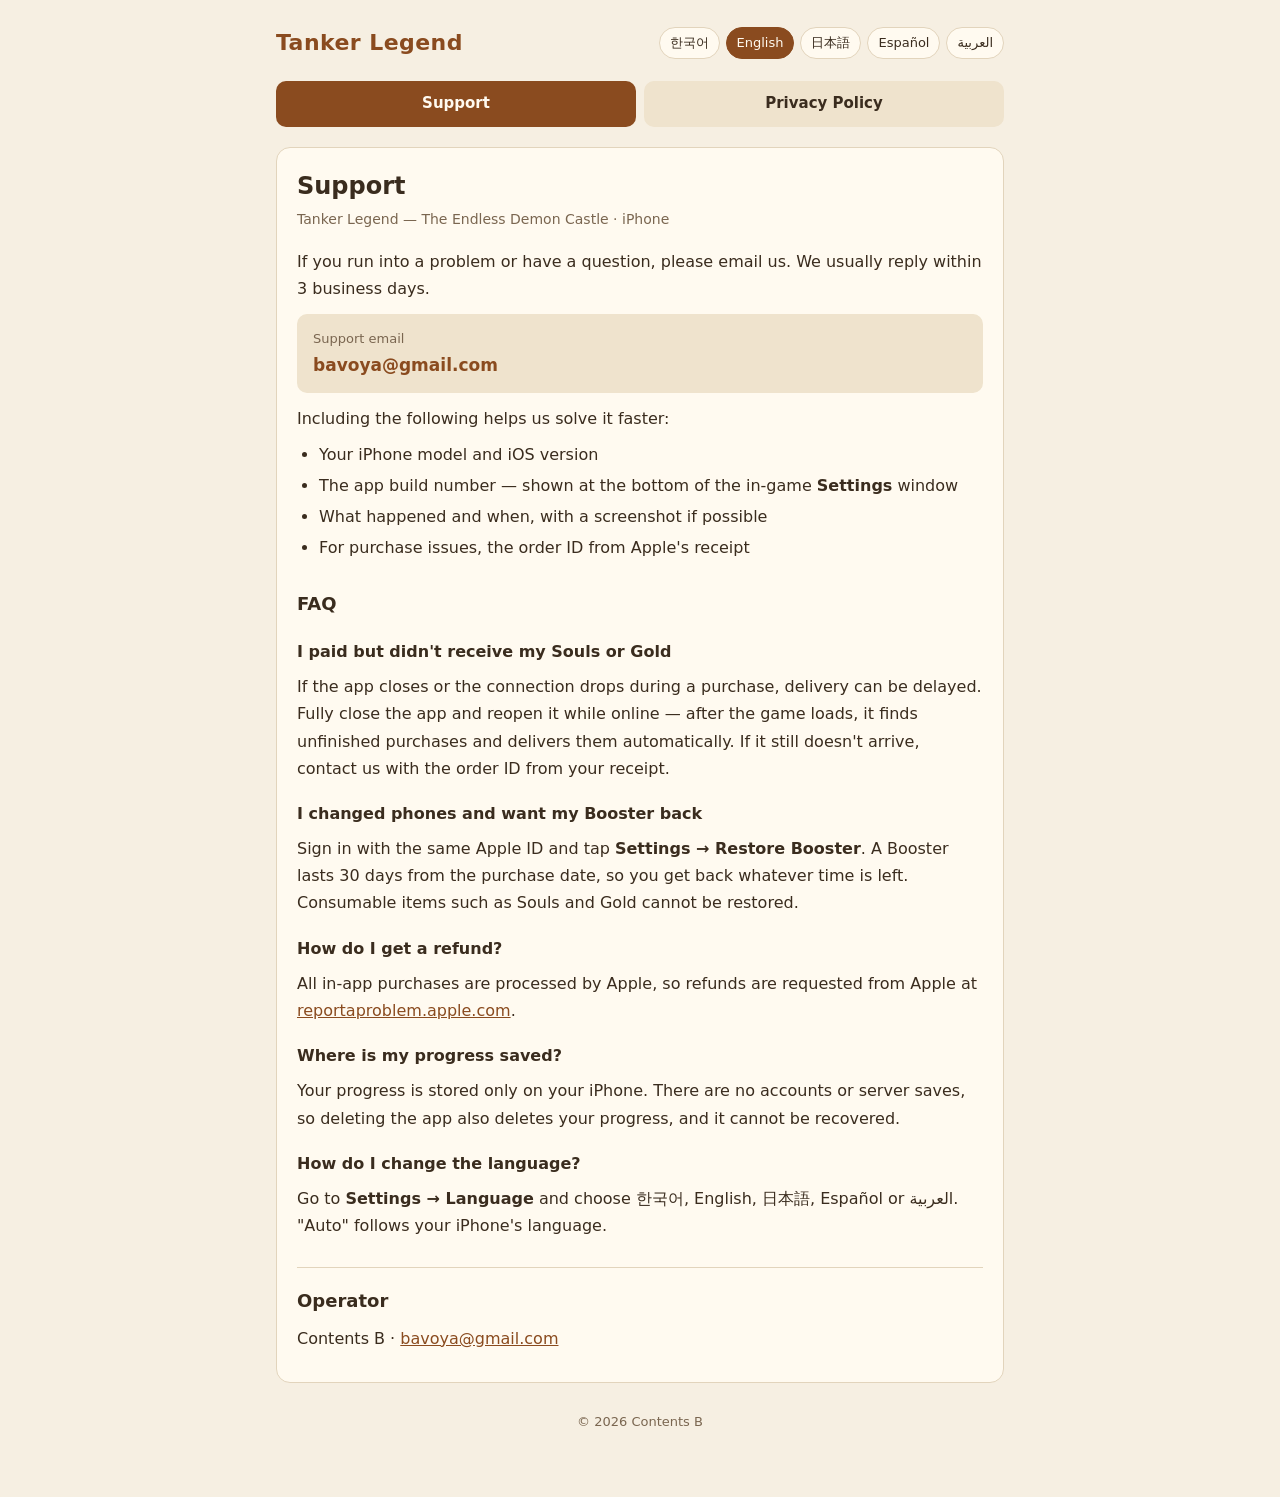
<file: index.html>
<!doctype html>
<html lang="ko">
<head>
  <meta charset="utf-8">
  <meta name="viewport" content="width=device-width, initial-scale=1">
  <title data-ko="탱커의 전설 — 고객 지원" data-en="Tanker Legend — Support" data-ja="タンクの伝説 — サポート" data-es="Leyenda del Tanque — Soporte" data-ar="أسطورة المدافع — الدعم">탱커의 전설 — 고객 지원</title>
  <meta name="description" content="탱커의 전설(무한의 마왕성) 고객 지원 · Tanker Legend support">
  <link rel="stylesheet" href="site.css">
  <script src="site.js"></script>
</head>
<body>
<div class="wrap">
  <header class="top">
    <a class="brand" href="index.html" data-keep-lang>
      <span data-l="ko">탱커의 전설</span><span data-l="en">Tanker Legend</span><span data-l="ja">タンクの伝説</span><span data-l="es">Leyenda del Tanque</span><span data-l="ar">أسطورة المدافع</span>
    </a>
    <div class="langs" role="group" aria-label="Language">
      <button type="button" data-set="ko">한국어</button>
      <button type="button" data-set="en">English</button>
      <button type="button" data-set="ja">日本語</button>
      <button type="button" data-set="es">Español</button>
      <button type="button" data-set="ar">العربية</button>
    </div>
  </header>

  <nav class="tabs">
    <a href="index.html" data-keep-lang aria-current="page"><span data-l="ko">고객 지원</span><span data-l="en">Support</span><span data-l="ja">サポート</span><span data-l="es">Soporte</span><span data-l="ar">الدعم</span></a>
    <a href="privacy.html" data-keep-lang><span data-l="ko">개인정보 처리방침</span><span data-l="en">Privacy Policy</span><span data-l="ja">プライバシーポリシー</span><span data-l="es">Privacidad</span><span data-l="ar">سياسة الخصوصية</span></a>
  </nav>

  <!-- 한국어 -->
  <main class="card" data-l="ko">
    <h1>고객 지원</h1>
    <p class="meta">탱커의 전설 — 무한의 마왕성 · iPhone</p>
    <p>게임을 하다가 문제가 생겼거나 궁금한 점이 있으면 아래 이메일로 알려 주세요. 보통 영업일 기준 3일 안에 답장을 드려요.</p>
    <a class="contact" href="mailto:bavoya@gmail.com?subject=%5B%ED%83%B1%EC%BB%A4%EC%9D%98%20%EC%A0%84%EC%84%A4%5D%20%EB%AC%B8%EC%9D%98"><small>문의 이메일</small><b>bavoya@gmail.com</b></a>
    <p>문의하실 때 함께 적어 주시면 빨리 도와드릴 수 있어요.</p>
    <ul>
      <li>아이폰 기종과 iOS 버전</li>
      <li>앱 빌드 번호 — 게임 안 <b>설정</b> 창 맨 아래에 나와요</li>
      <li>무슨 일이 언제 일어났는지, 가능하면 화면 캡처</li>
      <li>결제 문제라면 애플이 보낸 영수증의 주문 번호</li>
    </ul>

    <h2>자주 묻는 질문</h2>
    <h3>결제했는데 영혼·골드가 들어오지 않았어요</h3>
    <p>결제 도중 앱이 꺼지거나 인터넷이 끊기면 지급이 늦어질 수 있어요. 인터넷이 되는 곳에서 앱을 완전히 껐다가 다시 켜면, 게임을 불러온 뒤 끝나지 않은 결제를 찾아 자동으로 지급해요. 그래도 들어오지 않으면 영수증의 주문 번호와 함께 문의해 주세요.</p>
    <h3>핸드폰을 바꿨는데 부스터를 되찾고 싶어요</h3>
    <p>같은 Apple ID로 로그인한 뒤 <b>설정 → 부스터 구매 복원</b>을 누르세요. 부스터는 산 날부터 30일 동안이라, 남은 기간만큼 되찾아요. 영혼·골드처럼 쓰면 없어지는 상품은 복원되지 않아요.</p>
    <h3>환불을 받고 싶어요</h3>
    <p>앱 안 결제는 모두 애플이 처리해서, 환불도 애플에 요청해야 해요. <a href="https://reportaproblem.apple.com" rel="noopener">reportaproblem.apple.com</a>에서 신청할 수 있어요.</p>
    <h3>게임 저장은 어디에 되나요?</h3>
    <p>진행 상황은 내 아이폰 안에만 저장돼요. 따로 계정이나 서버 저장이 없어서, 앱을 지우면 진행 상황도 함께 지워지고 되살릴 수 없어요.</p>
    <h3>언어를 바꾸고 싶어요</h3>
    <p><b>설정 → 언어</b>에서 한국어·English·日本語·Español·العربية 중에 고를 수 있어요. '자동'은 아이폰 언어를 따라가요.</p>

    <h2>운영자</h2>
    <p>Contents B · <a href="mailto:bavoya@gmail.com">bavoya@gmail.com</a></p>
  </main>

  <!-- English -->
  <main class="card" data-l="en">
    <h1>Support</h1>
    <p class="meta">Tanker Legend — The Endless Demon Castle · iPhone</p>
    <p>If you run into a problem or have a question, please email us. We usually reply within 3 business days.</p>
    <a class="contact" href="mailto:bavoya@gmail.com?subject=%5BTanker%20Legend%5D%20Support"><small>Support email</small><b>bavoya@gmail.com</b></a>
    <p>Including the following helps us solve it faster:</p>
    <ul>
      <li>Your iPhone model and iOS version</li>
      <li>The app build number — shown at the bottom of the in-game <b>Settings</b> window</li>
      <li>What happened and when, with a screenshot if possible</li>
      <li>For purchase issues, the order ID from Apple's receipt</li>
    </ul>

    <h2>FAQ</h2>
    <h3>I paid but didn't receive my Souls or Gold</h3>
    <p>If the app closes or the connection drops during a purchase, delivery can be delayed. Fully close the app and reopen it while online — after the game loads, it finds unfinished purchases and delivers them automatically. If it still doesn't arrive, contact us with the order ID from your receipt.</p>
    <h3>I changed phones and want my Booster back</h3>
    <p>Sign in with the same Apple ID and tap <b>Settings → Restore Booster</b>. A Booster lasts 30 days from the purchase date, so you get back whatever time is left. Consumable items such as Souls and Gold cannot be restored.</p>
    <h3>How do I get a refund?</h3>
    <p>All in-app purchases are processed by Apple, so refunds are requested from Apple at <a href="https://reportaproblem.apple.com" rel="noopener">reportaproblem.apple.com</a>.</p>
    <h3>Where is my progress saved?</h3>
    <p>Your progress is stored only on your iPhone. There are no accounts or server saves, so deleting the app also deletes your progress, and it cannot be recovered.</p>
    <h3>How do I change the language?</h3>
    <p>Go to <b>Settings → Language</b> and choose 한국어, English, 日本語, Español or العربية. "Auto" follows your iPhone's language.</p>

    <h2>Operator</h2>
    <p>Contents B · <a href="mailto:bavoya@gmail.com">bavoya@gmail.com</a></p>
  </main>

  <!-- 日本語 -->
  <main class="card" data-l="ja">
    <h1>サポート</h1>
    <p class="meta">タンクの伝説 — 無限の魔王城 · iPhone</p>
    <p>ゲーム中に問題が起きたり、ご質問がある場合は、下記のメールアドレスまでご連絡ください。通常、3営業日以内にご返信します。</p>
    <a class="contact" href="mailto:bavoya@gmail.com?subject=%5B%E3%82%BF%E3%83%B3%E3%82%AF%E3%81%AE%E4%BC%9D%E8%AA%AC%5D%20%E3%81%8A%E5%95%8F%E3%81%84%E5%90%88%E3%82%8F%E3%81%9B"><small>お問い合わせメール</small><b>bavoya@gmail.com</b></a>
    <p>次の情報を添えていただくと、早く対応できます。</p>
    <ul>
      <li>iPhoneの機種とiOSのバージョン</li>
      <li>アプリのビルド番号 — ゲーム内の<b>設定</b>画面の一番下に表示されます</li>
      <li>いつ、何が起きたか(できればスクリーンショット)</li>
      <li>購入に関する問題の場合は、Appleの領収書に記載された注文番号</li>
    </ul>

    <h2>よくある質問</h2>
    <h3>購入したのに魂・ゴールドが届きません</h3>
    <p>購入中にアプリが終了したり通信が切れたりすると、付与が遅れることがあります。インターネットにつながる場所でアプリを完全に終了してから再度起動すると、ゲームの読み込み後に未完了の購入を見つけて自動で付与します。それでも届かない場合は、領収書の注文番号を添えてお問い合わせください。</p>
    <h3>機種変更したのでブースターを取り戻したい</h3>
    <p>同じApple IDでサインインし、<b>設定 → ブースターを復元</b>をタップしてください。ブースターは購入日から30日間有効なので、残りの期間分が戻ります。魂やゴールドなど、使うとなくなる消耗型アイテムは復元できません。</p>
    <h3>返金してほしい</h3>
    <p>アプリ内課金はすべてAppleが処理しているため、返金はAppleにご依頼ください。<a href="https://reportaproblem.apple.com" rel="noopener">reportaproblem.apple.com</a>から申請できます。</p>
    <h3>セーブデータはどこに保存されますか?</h3>
    <p>進行状況はお使いのiPhoneの中だけに保存されます。アカウントやサーバー保存はないため、アプリを削除すると進行状況も削除され、復元できません。</p>
    <h3>言語を変えたい</h3>
    <p><b>設定 → 言語</b>で、한국어・English・日本語・Español・العربية から選べます。「自動」はiPhoneの言語に合わせます。</p>

    <h2>運営者</h2>
    <p>Contents B · <a href="mailto:bavoya@gmail.com">bavoya@gmail.com</a></p>
  </main>

  <!-- Español -->
  <main class="card" data-l="es">
    <h1>Soporte</h1>
    <p class="meta">La Leyenda del Tanque — El Castillo Demoníaco Infinito · iPhone</p>
    <p>Si tienes algún problema o pregunta, escríbenos al correo de abajo. Normalmente respondemos en un plazo de 3 días hábiles.</p>
    <a class="contact" href="mailto:bavoya@gmail.com?subject=%5BLeyenda%20del%20Tanque%5D%20Soporte"><small>Correo de soporte</small><b>bavoya@gmail.com</b></a>
    <p>Para ayudarte más rápido, incluye lo siguiente:</p>
    <ul>
      <li>Modelo de iPhone y versión de iOS</li>
      <li>Número de compilación de la app — aparece al final de la ventana <b>Ajustes</b> del juego</li>
      <li>Qué pasó y cuándo, con una captura de pantalla si es posible</li>
      <li>Si es un problema de compra, el número de pedido del recibo de Apple</li>
    </ul>

    <h2>Preguntas frecuentes</h2>
    <h3>Pagué pero no recibí las almas ni el oro</h3>
    <p>Si la app se cierra o se pierde la conexión durante una compra, la entrega puede retrasarse. Cierra la app por completo y vuelve a abrirla con conexión a internet: tras cargar la partida, busca las compras pendientes y las entrega automáticamente. Si aun así no llega, escríbenos con el número de pedido de tu recibo.</p>
    <h3>Cambié de teléfono y quiero recuperar el potenciador</h3>
    <p>Inicia sesión con el mismo Apple ID y toca <b>Ajustes → Restaurar potenciador</b>. El potenciador dura 30 días desde la fecha de compra, así que recuperas el tiempo que quede. Los artículos consumibles, como almas y oro, no se pueden restaurar.</p>
    <h3>Quiero un reembolso</h3>
    <p>Todas las compras dentro de la app las procesa Apple, por lo que el reembolso se solicita a Apple en <a href="https://reportaproblem.apple.com" rel="noopener">reportaproblem.apple.com</a>.</p>
    <h3>¿Dónde se guarda mi partida?</h3>
    <p>Tu progreso se guarda solo en tu iPhone. No hay cuentas ni guardado en servidores, así que si borras la app también se borra tu progreso y no se puede recuperar.</p>
    <h3>¿Cómo cambio el idioma?</h3>
    <p>En <b>Ajustes → Idioma</b> puedes elegir 한국어, English, 日本語, Español o العربية. "Auto" sigue el idioma de tu iPhone.</p>

    <h2>Responsable</h2>
    <p>Contents B · <a href="mailto:bavoya@gmail.com">bavoya@gmail.com</a></p>
  </main>

  <!-- العربية -->
  <main class="card" data-l="ar">
    <h1>الدعم</h1>
    <p class="meta">أسطورة المدافع — قلعة سيد الشياطين اللانهائية · iPhone</p>
    <p>إذا واجهتك مشكلة أو كان لديك سؤال، راسلنا على البريد الإلكتروني أدناه. نرد عادةً خلال 3 أيام عمل.</p>
    <a class="contact" href="mailto:bavoya@gmail.com?subject=Tanker%20Legend%20-%20Support"><small>بريد الدعم</small><b dir="ltr">bavoya@gmail.com</b></a>
    <p>لمساعدتك بشكل أسرع، يُرجى ذكر ما يلي:</p>
    <ul>
      <li>طراز iPhone وإصدار iOS</li>
      <li>رقم إصدار التطبيق — يظهر في أسفل نافذة <b>الإعدادات</b> داخل اللعبة</li>
      <li>ما الذي حدث ومتى، مع لقطة شاشة إن أمكن</li>
      <li>في مشكلات الشراء، رقم الطلب من إيصال Apple</li>
    </ul>

    <h2>الأسئلة الشائعة</h2>
    <h3>دفعت ولكن لم أستلم الأرواح أو الذهب</h3>
    <p>إذا أُغلق التطبيق أو انقطع الاتصال أثناء الشراء، فقد يتأخر التسليم. أغلق التطبيق تمامًا ثم افتحه مجددًا وأنت متصل بالإنترنت؛ بعد تحميل اللعبة يبحث عن عمليات الشراء غير المكتملة ويسلّمها تلقائيًا. إذا لم تصل بعد ذلك، راسلنا مع رقم الطلب من الإيصال.</p>
    <h3>غيّرت هاتفي وأريد استعادة المعزز</h3>
    <p>سجّل الدخول بنفس Apple ID ثم اضغط <b>الإعدادات ← استعادة المعزز</b>. يستمر المعزز 30 يومًا من تاريخ الشراء، فتستعيد المدة المتبقية فقط. لا يمكن استعادة العناصر الاستهلاكية مثل الأرواح والذهب.</p>
    <h3>أريد استرداد المبلغ</h3>
    <p>تتولى Apple معالجة جميع عمليات الشراء داخل التطبيق، لذا يُطلب الاسترداد من Apple عبر <a href="https://reportaproblem.apple.com" rel="noopener">reportaproblem.apple.com</a>.</p>
    <h3>أين يُحفظ تقدّمي؟</h3>
    <p>يُحفظ تقدّمك على جهاز iPhone الخاص بك فقط. لا توجد حسابات ولا حفظ على خوادم، لذا فإن حذف التطبيق يحذف تقدّمك أيضًا ولا يمكن استعادته.</p>
    <h3>كيف أغيّر اللغة؟</h3>
    <p>من <b>الإعدادات ← اللغة</b> يمكنك اختيار 한국어 أو English أو 日本語 أو Español أو العربية. خيار "تلقائي" يتبع لغة جهاز iPhone.</p>

    <h2>المشغّل</h2>
    <p>Contents B · <a href="mailto:bavoya@gmail.com" dir="ltr">bavoya@gmail.com</a></p>
  </main>

  <footer>© 2026 Contents B</footer>
</div>
</body>
</html>
</file>
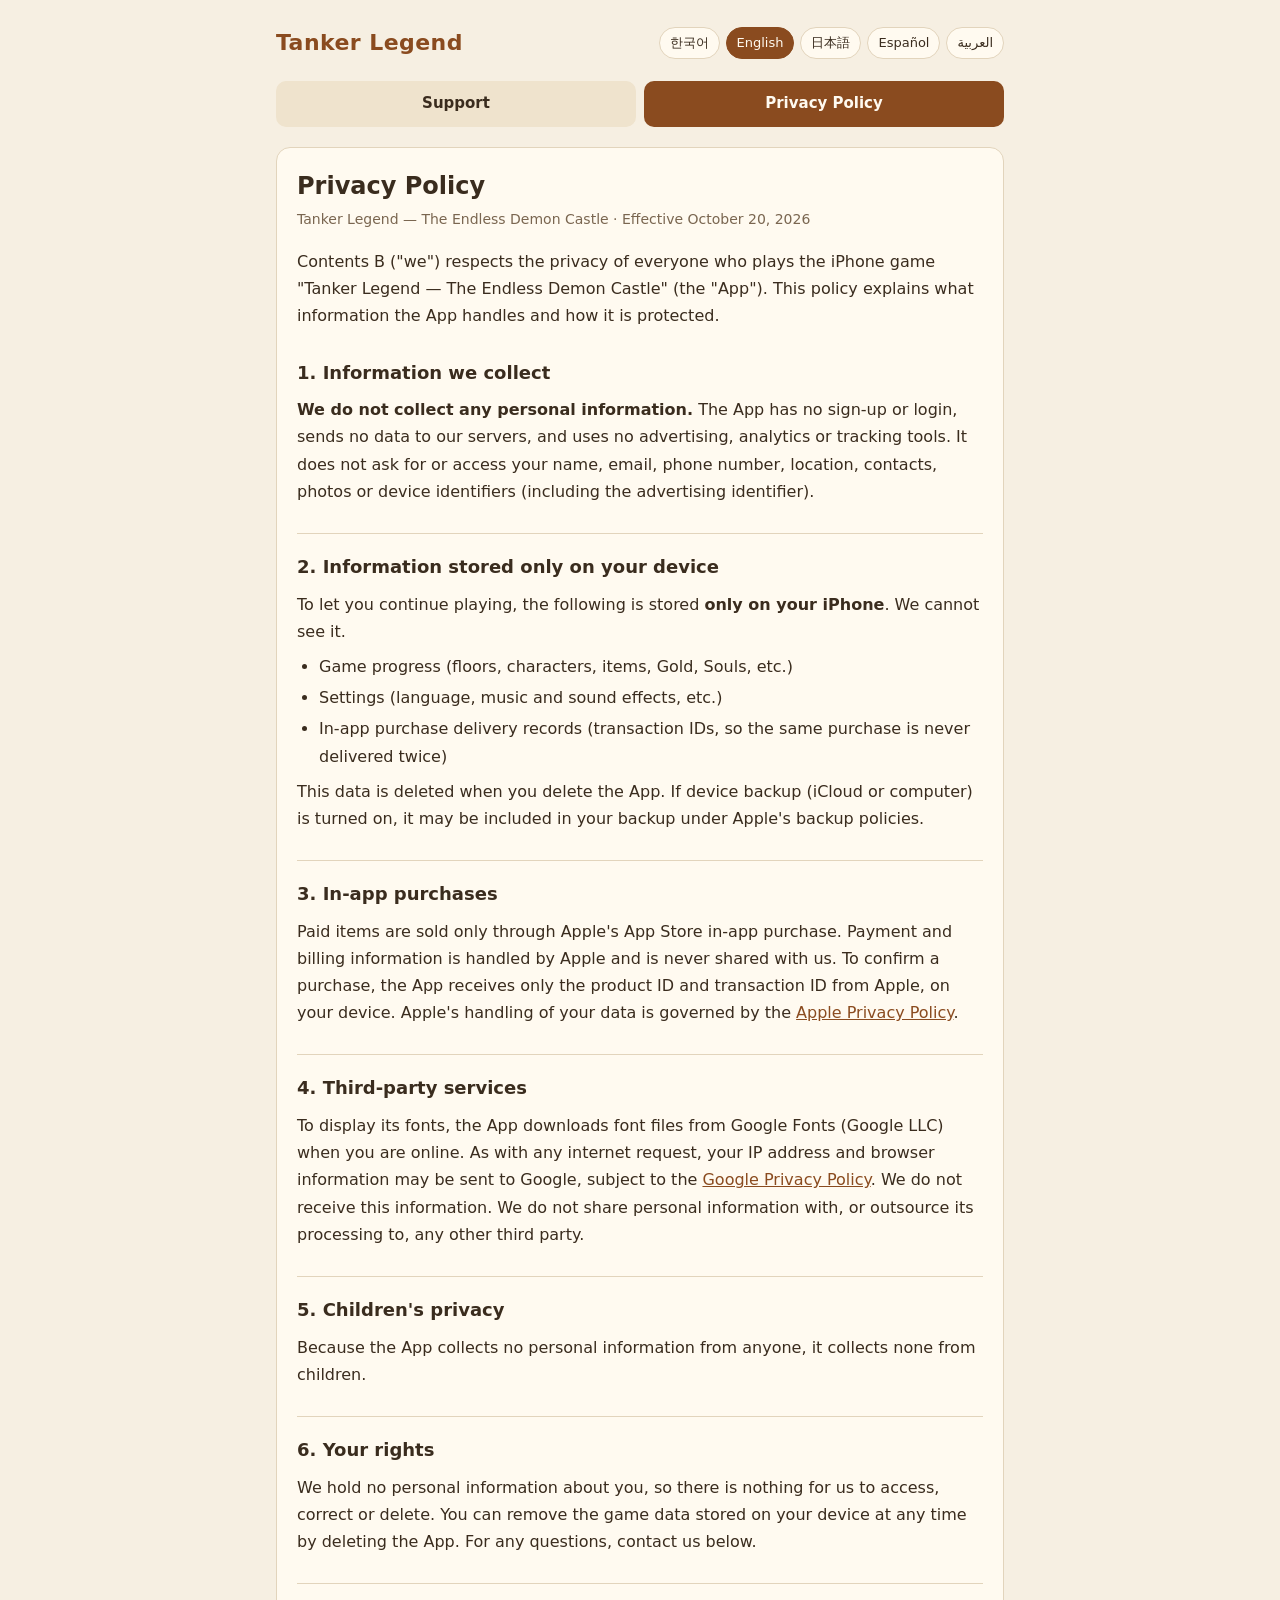
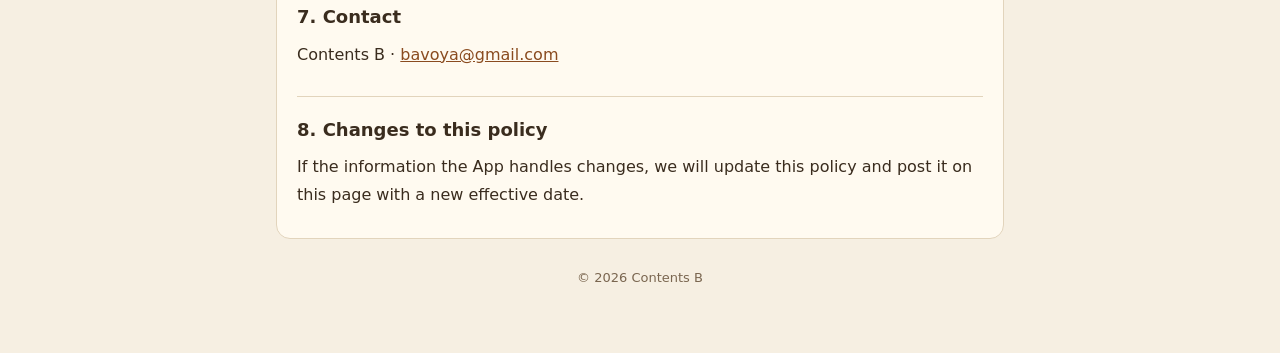
<file: privacy.html>
<!doctype html>
<html lang="ko">
<head>
  <meta charset="utf-8">
  <meta name="viewport" content="width=device-width, initial-scale=1">
  <title data-ko="탱커의 전설 — 개인정보 처리방침" data-en="Tanker Legend — Privacy Policy" data-ja="タンクの伝説 — プライバシーポリシー" data-es="La Leyenda del Tanque — Política de privacidad" data-ar="أسطورة المدافع — سياسة الخصوصية">탱커의 전설 — 개인정보 처리방침</title>
  <meta name="description" content="탱커의 전설(무한의 마왕성) 개인정보 처리방침 · Tanker Legend privacy policy">
  <link rel="stylesheet" href="site.css">
  <script src="site.js"></script>
</head>
<body>
<div class="wrap">
  <header class="top">
    <a class="brand" href="index.html" data-keep-lang>
      <span data-l="ko">탱커의 전설</span><span data-l="en">Tanker Legend</span><span data-l="ja">タンクの伝説</span><span data-l="es">Leyenda del Tanque</span><span data-l="ar">أسطورة المدافع</span>
    </a>
    <div class="langs" role="group" aria-label="Language">
      <button type="button" data-set="ko">한국어</button>
      <button type="button" data-set="en">English</button>
      <button type="button" data-set="ja">日本語</button>
      <button type="button" data-set="es">Español</button>
      <button type="button" data-set="ar">العربية</button>
    </div>
  </header>

  <nav class="tabs">
    <a href="index.html" data-keep-lang><span data-l="ko">고객 지원</span><span data-l="en">Support</span><span data-l="ja">サポート</span><span data-l="es">Soporte</span><span data-l="ar">الدعم</span></a>
    <a href="privacy.html" data-keep-lang aria-current="page"><span data-l="ko">개인정보 처리방침</span><span data-l="en">Privacy Policy</span><span data-l="ja">プライバシーポリシー</span><span data-l="es">Privacidad</span><span data-l="ar">سياسة الخصوصية</span></a>
  </nav>

  <!-- 한국어 -->
  <main class="card" data-l="ko">
    <h1>개인정보 처리방침</h1>
    <p class="meta">탱커의 전설 — 무한의 마왕성 · 시행일 2026년 10월 20일</p>
    <p>Contents B(이하 '운영자')는 iPhone 게임 「탱커의 전설 — 무한의 마왕성」(이하 '앱')을 이용하는 분의 개인정보를 소중히 여기며, 「개인정보 보호법」 등 관련 법령을 지킵니다. 이 방침은 앱이 어떤 정보를 다루고 어떻게 보호하는지 알려 드립니다.</p>

    <h2>1. 수집하는 개인정보</h2>
    <p><b>운영자는 이용자의 개인정보를 수집하지 않습니다.</b> 앱에는 회원 가입·로그인이 없고, 운영자의 서버로 정보를 보내지 않으며, 광고·분석·추적 도구를 쓰지 않습니다. 이름·이메일·전화번호·위치·연락처·사진·기기 식별자(광고 식별자 포함)를 묻거나 가져가지 않습니다.</p>

    <h2>2. 기기 안에만 저장되는 정보</h2>
    <p>게임을 이어서 하기 위해 아래 정보가 <b>이용자의 iPhone 안에만</b> 저장됩니다. 운영자는 이 정보를 볼 수 없습니다.</p>
    <ul>
      <li>게임 진행 상황(층, 캐릭터, 아이템, 골드·영혼 등)</li>
      <li>설정(언어, 배경 음악·효과음 등)</li>
      <li>인앱 결제 지급 기록(같은 결제를 두 번 지급하지 않기 위한 결제 번호)</li>
    </ul>
    <p>이 정보는 앱을 삭제하면 함께 지워집니다. iPhone의 기기 백업(iCloud 또는 컴퓨터 백업)을 켜 두었다면 Apple의 백업 정책에 따라 백업에 포함될 수 있습니다.</p>

    <h2>3. 인앱 결제</h2>
    <p>앱 안의 유료 상품은 Apple의 App Store 인앱 결제로만 판매됩니다. 결제 수단·청구 정보는 Apple이 처리하며 운영자에게 전달되지 않습니다. 앱은 결제가 끝났는지 확인하기 위해 Apple에서 상품 ID와 결제 번호만 기기 안에서 받습니다. Apple의 개인정보 처리는 <a href="https://www.apple.com/kr/legal/privacy/" rel="noopener">Apple 개인정보 처리방침</a>을 따릅니다.</p>

    <h2>4. 외부 서비스</h2>
    <p>앱은 화면 글꼴을 표시하기 위해 인터넷이 연결되어 있을 때 Google Fonts(Google LLC)에서 글꼴 파일을 받아옵니다. 이 과정에서 일반적인 인터넷 통신처럼 이용자의 IP 주소와 브라우저 정보가 Google에 전달될 수 있으며, 이는 <a href="https://policies.google.com/privacy?hl=ko" rel="noopener">Google 개인정보처리방침</a>을 따릅니다. 운영자는 이 정보를 받지 않습니다. 그 밖에 개인정보를 제3자에게 제공하거나 처리를 위탁하지 않습니다.</p>

    <h2>5. 아동의 개인정보</h2>
    <p>앱은 누구의 개인정보도 수집하지 않으므로 만 14세 미만 아동의 개인정보도 수집하지 않습니다.</p>

    <h2>6. 이용자의 권리</h2>
    <p>운영자가 보관하는 개인정보가 없으므로 열람·정정·삭제할 정보가 없습니다. 기기에 저장된 게임 정보는 앱을 삭제하면 언제든 지울 수 있습니다. 궁금한 점은 아래 연락처로 문의해 주세요.</p>

    <h2>7. 개인정보 보호책임자</h2>
    <p>Contents B · <a href="mailto:bavoya@gmail.com">bavoya@gmail.com</a></p>

    <h2>8. 방침의 변경</h2>
    <p>앱이 다루는 정보가 바뀌면 이 방침을 고치고, 시행일과 함께 이 페이지에 알립니다.</p>
  </main>

  <!-- English -->
  <main class="card" data-l="en">
    <h1>Privacy Policy</h1>
    <p class="meta">Tanker Legend — The Endless Demon Castle · Effective October 20, 2026</p>
    <p>Contents B ("we") respects the privacy of everyone who plays the iPhone game "Tanker Legend — The Endless Demon Castle" (the "App"). This policy explains what information the App handles and how it is protected.</p>

    <h2>1. Information we collect</h2>
    <p><b>We do not collect any personal information.</b> The App has no sign-up or login, sends no data to our servers, and uses no advertising, analytics or tracking tools. It does not ask for or access your name, email, phone number, location, contacts, photos or device identifiers (including the advertising identifier).</p>

    <h2>2. Information stored only on your device</h2>
    <p>To let you continue playing, the following is stored <b>only on your iPhone</b>. We cannot see it.</p>
    <ul>
      <li>Game progress (floors, characters, items, Gold, Souls, etc.)</li>
      <li>Settings (language, music and sound effects, etc.)</li>
      <li>In-app purchase delivery records (transaction IDs, so the same purchase is never delivered twice)</li>
    </ul>
    <p>This data is deleted when you delete the App. If device backup (iCloud or computer) is turned on, it may be included in your backup under Apple's backup policies.</p>

    <h2>3. In-app purchases</h2>
    <p>Paid items are sold only through Apple's App Store in-app purchase. Payment and billing information is handled by Apple and is never shared with us. To confirm a purchase, the App receives only the product ID and transaction ID from Apple, on your device. Apple's handling of your data is governed by the <a href="https://www.apple.com/legal/privacy/" rel="noopener">Apple Privacy Policy</a>.</p>

    <h2>4. Third-party services</h2>
    <p>To display its fonts, the App downloads font files from Google Fonts (Google LLC) when you are online. As with any internet request, your IP address and browser information may be sent to Google, subject to the <a href="https://policies.google.com/privacy" rel="noopener">Google Privacy Policy</a>. We do not receive this information. We do not share personal information with, or outsource its processing to, any other third party.</p>

    <h2>5. Children's privacy</h2>
    <p>Because the App collects no personal information from anyone, it collects none from children.</p>

    <h2>6. Your rights</h2>
    <p>We hold no personal information about you, so there is nothing for us to access, correct or delete. You can remove the game data stored on your device at any time by deleting the App. For any questions, contact us below.</p>

    <h2>7. Contact</h2>
    <p>Contents B · <a href="mailto:bavoya@gmail.com">bavoya@gmail.com</a></p>

    <h2>8. Changes to this policy</h2>
    <p>If the information the App handles changes, we will update this policy and post it on this page with a new effective date.</p>
  </main>

  <!-- 日本語 -->
  <main class="card" data-l="ja">
    <h1>プライバシーポリシー</h1>
    <p class="meta">タンクの伝説 — 無限の魔王城 · 施行日 2026年10月20日</p>
    <p>Contents B(以下「運営者」)は、iPhoneゲーム「タンクの伝説 — 無限の魔王城」(以下「本アプリ」)をご利用の皆さまのプライバシーを大切にしています。本ポリシーでは、本アプリが扱う情報とその保護について説明します。</p>

    <h2>1. 収集する個人情報</h2>
    <p><b>運営者は利用者の個人情報を収集しません。</b>本アプリには会員登録・ログインがなく、運営者のサーバーに情報を送信せず、広告・分析・トラッキングツールも使用しません。氏名、メールアドレス、電話番号、位置情報、連絡先、写真、端末識別子(広告識別子を含む)を求めたり取得したりしません。</p>

    <h2>2. 端末内にのみ保存される情報</h2>
    <p>ゲームを続けて遊べるよう、次の情報が<b>お使いのiPhoneの中だけ</b>に保存されます。運営者はこの情報を見ることができません。</p>
    <ul>
      <li>ゲームの進行状況(階層、キャラクター、アイテム、ゴールド・魂など)</li>
      <li>設定(言語、BGM・効果音など)</li>
      <li>アプリ内課金の付与記録(同じ購入を二重に付与しないための取引番号)</li>
    </ul>
    <p>これらの情報はアプリを削除すると一緒に削除されます。iPhoneのバックアップ(iCloudまたはコンピュータ)を有効にしている場合、Appleのバックアップポリシーに従いバックアップに含まれることがあります。</p>

    <h2>3. アプリ内課金</h2>
    <p>有料アイテムはAppleのApp Storeアプリ内課金でのみ販売します。支払い方法・請求情報はAppleが処理し、運営者には提供されません。本アプリは購入の完了を確認するため、端末上でAppleから商品IDと取引番号のみを受け取ります。Appleによる情報の取り扱いは<a href="https://www.apple.com/jp/legal/privacy/" rel="noopener">Appleのプライバシーポリシー</a>に従います。</p>

    <h2>4. 外部サービス</h2>
    <p>本アプリは画面のフォントを表示するため、インターネット接続時にGoogle Fonts(Google LLC)からフォントファイルを取得します。その際、一般的な通信と同様にIPアドレスやブラウザ情報がGoogleに送信される場合があり、<a href="https://policies.google.com/privacy?hl=ja" rel="noopener">Googleのプライバシーポリシー</a>に従って扱われます。運営者はこの情報を受け取りません。その他、個人情報を第三者に提供したり、処理を委託したりすることはありません。</p>

    <h2>5. 子どもの個人情報</h2>
    <p>本アプリは誰の個人情報も収集しないため、子どもの個人情報も収集しません。</p>

    <h2>6. 利用者の権利</h2>
    <p>運営者が保有する個人情報はないため、開示・訂正・削除の対象となる情報はありません。端末に保存されたゲーム情報は、アプリを削除することでいつでも消去できます。ご質問は下記までお問い合わせください。</p>

    <h2>7. お問い合わせ</h2>
    <p>Contents B · <a href="mailto:bavoya@gmail.com">bavoya@gmail.com</a></p>

    <h2>8. 本ポリシーの変更</h2>
    <p>本アプリが扱う情報が変わる場合は本ポリシーを改定し、施行日とともにこのページでお知らせします。</p>
  </main>

  <!-- Español -->
  <main class="card" data-l="es">
    <h1>Política de privacidad</h1>
    <p class="meta">La Leyenda del Tanque — El Castillo Demoníaco Infinito · Vigente desde el 20 de octubre de 2026</p>
    <p>Contents B ("nosotros") respeta la privacidad de quienes juegan a "La Leyenda del Tanque — El Castillo Demoníaco Infinito" para iPhone (la "App"). Esta política explica qué información maneja la App y cómo se protege.</p>

    <h2>1. Información que recopilamos</h2>
    <p><b>No recopilamos ninguna información personal.</b> La App no tiene registro ni inicio de sesión, no envía datos a nuestros servidores y no usa herramientas de publicidad, análisis ni seguimiento. No pide ni accede a tu nombre, correo, teléfono, ubicación, contactos, fotos ni identificadores del dispositivo (incluido el identificador de publicidad).</p>

    <h2>2. Información guardada solo en tu dispositivo</h2>
    <p>Para que puedas seguir jugando, lo siguiente se guarda <b>solo en tu iPhone</b>. Nosotros no podemos verlo.</p>
    <ul>
      <li>Progreso del juego (pisos, personajes, objetos, oro, almas, etc.)</li>
      <li>Ajustes (idioma, música y efectos de sonido, etc.)</li>
      <li>Registros de entrega de compras dentro de la app (números de transacción, para no entregar dos veces la misma compra)</li>
    </ul>
    <p>Estos datos se borran al eliminar la App. Si tienes activada la copia de seguridad del dispositivo (iCloud o computadora), pueden incluirse en ella según las políticas de Apple.</p>

    <h2>3. Compras dentro de la app</h2>
    <p>Los artículos de pago se venden solo mediante las compras dentro de la app del App Store de Apple. Apple gestiona los datos de pago y facturación, que nunca se comparten con nosotros. Para confirmar una compra, la App solo recibe de Apple, en tu dispositivo, el ID del producto y el número de transacción. El tratamiento de tus datos por parte de Apple se rige por la <a href="https://www.apple.com/es/legal/privacy/" rel="noopener">Política de privacidad de Apple</a>.</p>

    <h2>4. Servicios de terceros</h2>
    <p>Para mostrar sus tipografías, la App descarga archivos de fuentes de Google Fonts (Google LLC) cuando tienes conexión. Como en cualquier solicitud por internet, tu dirección IP y la información del navegador pueden enviarse a Google, conforme a la <a href="https://policies.google.com/privacy?hl=es" rel="noopener">Política de privacidad de Google</a>. Nosotros no recibimos esta información. No compartimos información personal con ningún otro tercero ni le encargamos su tratamiento.</p>

    <h2>5. Privacidad de menores</h2>
    <p>Como la App no recopila información personal de nadie, tampoco la recopila de menores.</p>

    <h2>6. Tus derechos</h2>
    <p>No guardamos información personal sobre ti, así que no hay nada que consultar, corregir o eliminar por nuestra parte. Puedes borrar en cualquier momento los datos del juego guardados en tu dispositivo eliminando la App. Para cualquier pregunta, contáctanos abajo.</p>

    <h2>7. Contacto</h2>
    <p>Contents B · <a href="mailto:bavoya@gmail.com">bavoya@gmail.com</a></p>

    <h2>8. Cambios en esta política</h2>
    <p>Si cambia la información que maneja la App, actualizaremos esta política y la publicaremos en esta página con una nueva fecha de vigencia.</p>
  </main>

  <!-- العربية -->
  <main class="card" data-l="ar">
    <h1>سياسة الخصوصية</h1>
    <p class="meta">أسطورة المدافع — قلعة سيد الشياطين اللانهائية · سارية اعتبارًا من 20 أكتوبر 2026</p>
    <p>تحترم Contents B ("نحن") خصوصية جميع من يلعبون لعبة iPhone "أسطورة المدافع — قلعة سيد الشياطين اللانهائية" ("التطبيق"). توضّح هذه السياسة المعلومات التي يتعامل معها التطبيق وكيفية حمايتها.</p>

    <h2>1. المعلومات التي نجمعها</h2>
    <p><b>لا نجمع أي معلومات شخصية.</b> لا يتضمن التطبيق تسجيلًا أو تسجيل دخول، ولا يرسل أي بيانات إلى خوادمنا، ولا يستخدم أدوات إعلانات أو تحليلات أو تتبّع. ولا يطلب اسمك أو بريدك الإلكتروني أو رقم هاتفك أو موقعك أو جهات اتصالك أو صورك أو معرّفات جهازك (بما في ذلك معرّف الإعلانات) ولا يصل إليها.</p>

    <h2>2. معلومات تُحفظ على جهازك فقط</h2>
    <p>لكي تتمكن من مواصلة اللعب، تُحفظ المعلومات التالية <b>على جهاز iPhone الخاص بك فقط</b>، ولا يمكننا الاطلاع عليها.</p>
    <ul>
      <li>تقدّم اللعبة (الطوابق، الشخصيات، العناصر، الذهب، الأرواح، إلخ)</li>
      <li>الإعدادات (اللغة، الموسيقى والمؤثرات الصوتية، إلخ)</li>
      <li>سجلات تسليم المشتريات داخل التطبيق (أرقام المعاملات، حتى لا تُسلَّم عملية الشراء نفسها مرتين)</li>
    </ul>
    <p>تُحذف هذه البيانات عند حذف التطبيق. إذا كان النسخ الاحتياطي للجهاز (iCloud أو الكمبيوتر) مفعّلًا، فقد تُضمَّن في النسخة الاحتياطية وفق سياسات Apple.</p>

    <h2>3. المشتريات داخل التطبيق</h2>
    <p>تُباع العناصر المدفوعة فقط عبر نظام الشراء داخل التطبيق في App Store من Apple. تتولى Apple معالجة بيانات الدفع والفوترة ولا تُشارَك معنا أبدًا. ولتأكيد الشراء، يتلقى التطبيق من Apple، على جهازك، معرّف المنتج ورقم المعاملة فقط. تخضع معالجة Apple لبياناتك إلى <a href="https://www.apple.com/legal/privacy/" rel="noopener">سياسة خصوصية Apple</a>.</p>

    <h2>4. خدمات الجهات الخارجية</h2>
    <p>لعرض الخطوط، ينزّل التطبيق ملفات الخطوط من Google Fonts (Google LLC) عند اتصالك بالإنترنت. وكما في أي طلب عبر الإنترنت، قد يُرسَل عنوان IP ومعلومات المتصفح إلى Google وفقًا لـ<a href="https://policies.google.com/privacy?hl=ar" rel="noopener">سياسة خصوصية Google</a>. نحن لا نتلقى هذه المعلومات. ولا نشارك المعلومات الشخصية مع أي جهة خارجية أخرى ولا نوكل إليها معالجتها.</p>

    <h2>5. خصوصية الأطفال</h2>
    <p>بما أن التطبيق لا يجمع معلومات شخصية من أي شخص، فإنه لا يجمعها من الأطفال أيضًا.</p>

    <h2>6. حقوقك</h2>
    <p>لا نحتفظ بأي معلومات شخصية عنك، لذا لا يوجد لدينا ما يمكن الاطلاع عليه أو تصحيحه أو حذفه. يمكنك إزالة بيانات اللعبة المحفوظة على جهازك في أي وقت بحذف التطبيق. لأي استفسار، تواصل معنا أدناه.</p>

    <h2>7. التواصل</h2>
    <p>Contents B · <a href="mailto:bavoya@gmail.com" dir="ltr">bavoya@gmail.com</a></p>

    <h2>8. التغييرات على هذه السياسة</h2>
    <p>إذا تغيّرت المعلومات التي يتعامل معها التطبيق، فسنحدّث هذه السياسة وننشرها في هذه الصفحة مع تاريخ سريان جديد.</p>
  </main>

  <footer>© 2026 Contents B</footer>
</div>
</body>
</html>
</file>
<file: site.css>
/* 탱커의 전설 — 지원·개인정보 처리방침 페이지 (게임 창의 크림색에 맞춤) */
:root {
  --bg: #f6efe2;
  --card: #fffaf0;
  --ink: #3a2c1e;
  --muted: #7a6650;
  --line: #e2d4bc;
  --accent: #8a4b1f;
  --accent-ink: #fffaf0;
  --chip: #efe3cd;
}
@media (prefers-color-scheme: dark) {
  :root:not([data-theme="light"]) {
    --bg: #1d1712;
    --card: #2a221a;
    --ink: #f1e6d4;
    --muted: #b9a68b;
    --line: #42362a;
    --accent: #e0a46a;
    --accent-ink: #1d1712;
    --chip: #382d22;
  }
}
:root[data-theme="dark"] {
  --bg: #1d1712; --card: #2a221a; --ink: #f1e6d4; --muted: #b9a68b;
  --line: #42362a; --accent: #e0a46a; --accent-ink: #1d1712; --chip: #382d22;
}

* { box-sizing: border-box; }
html { -webkit-text-size-adjust: 100%; }
body {
  margin: 0;
  background: var(--bg);
  color: var(--ink);
  font: 16px/1.7 "Nanum Gothic", "Apple SD Gothic Neo", "Hiragino Sans", "Noto Sans", system-ui, -apple-system, "Segoe UI", sans-serif;
}
.wrap { max-width: 760px; margin: 0 auto; padding: 24px 16px 64px; }

header.top { display: flex; flex-wrap: wrap; align-items: center; justify-content: space-between; gap: 12px; margin-bottom: 20px; }
.brand { font-family: "Black Han Sans", "Nanum Gothic", system-ui, sans-serif; font-size: 22px; color: var(--accent); text-decoration: none; letter-spacing: 0.02em; }
html[lang="ja"] .brand, html[lang="ar"] .brand, html[lang="es"] .brand, html[lang="en"] .brand { font-family: inherit; font-weight: 800; }
.langs { display: flex; flex-wrap: wrap; gap: 6px; }
.langs button {
  border: 1px solid var(--line); background: var(--card); color: var(--ink);
  font: inherit; font-size: 13px; padding: 4px 10px; border-radius: 999px; cursor: pointer;
}
.langs button[aria-pressed="true"] { background: var(--accent); color: var(--accent-ink); border-color: var(--accent); }

nav.tabs { display: flex; gap: 8px; margin-bottom: 20px; }
nav.tabs a {
  flex: 1; text-align: center; padding: 10px 12px; border-radius: 10px;
  background: var(--chip); color: var(--ink); text-decoration: none; font-weight: 700; font-size: 15px;
}
nav.tabs a[aria-current="page"] { background: var(--accent); color: var(--accent-ink); }

.card { background: var(--card); border: 1px solid var(--line); border-radius: 14px; padding: 22px 20px; }
h1 { font-size: 24px; line-height: 1.35; margin: 0 0 6px; }
h2 { font-size: 18px; margin: 28px 0 8px; padding-top: 18px; border-top: 1px solid var(--line); }
h2:first-of-type { border-top: 0; padding-top: 0; }
h3 { font-size: 16px; margin: 18px 0 4px; }
p, ul, ol { margin: 8px 0; }
ul, ol { padding-inline-start: 22px; }
li { margin: 4px 0; }
a { color: var(--accent); }
.meta { color: var(--muted); font-size: 14px; margin: 0 0 16px; }
.contact {
  display: block; margin: 12px 0; padding: 14px 16px; border-radius: 10px;
  background: var(--chip); color: var(--ink); text-decoration: none; overflow-wrap: anywhere;
}
.contact small { display: block; color: var(--muted); font-size: 13px; }
.contact b { font-size: 17px; color: var(--accent); }
footer { margin-top: 28px; color: var(--muted); font-size: 13px; text-align: center; }

/* 언어별 본문: 고른 언어만 보인다(자바스크립트가 없으면 한국어) */
[data-l] { display: none; }
html[lang="ko"] [data-l="ko"], html[lang="en"] [data-l="en"], html[lang="ja"] [data-l="ja"],
html[lang="es"] [data-l="es"], html[lang="ar"] [data-l="ar"] { display: block; }
span[data-l] { display: none; }
html[lang="ko"] span[data-l="ko"], html[lang="en"] span[data-l="en"], html[lang="ja"] span[data-l="ja"],
html[lang="es"] span[data-l="es"], html[lang="ar"] span[data-l="ar"] { display: inline; }
</file>
